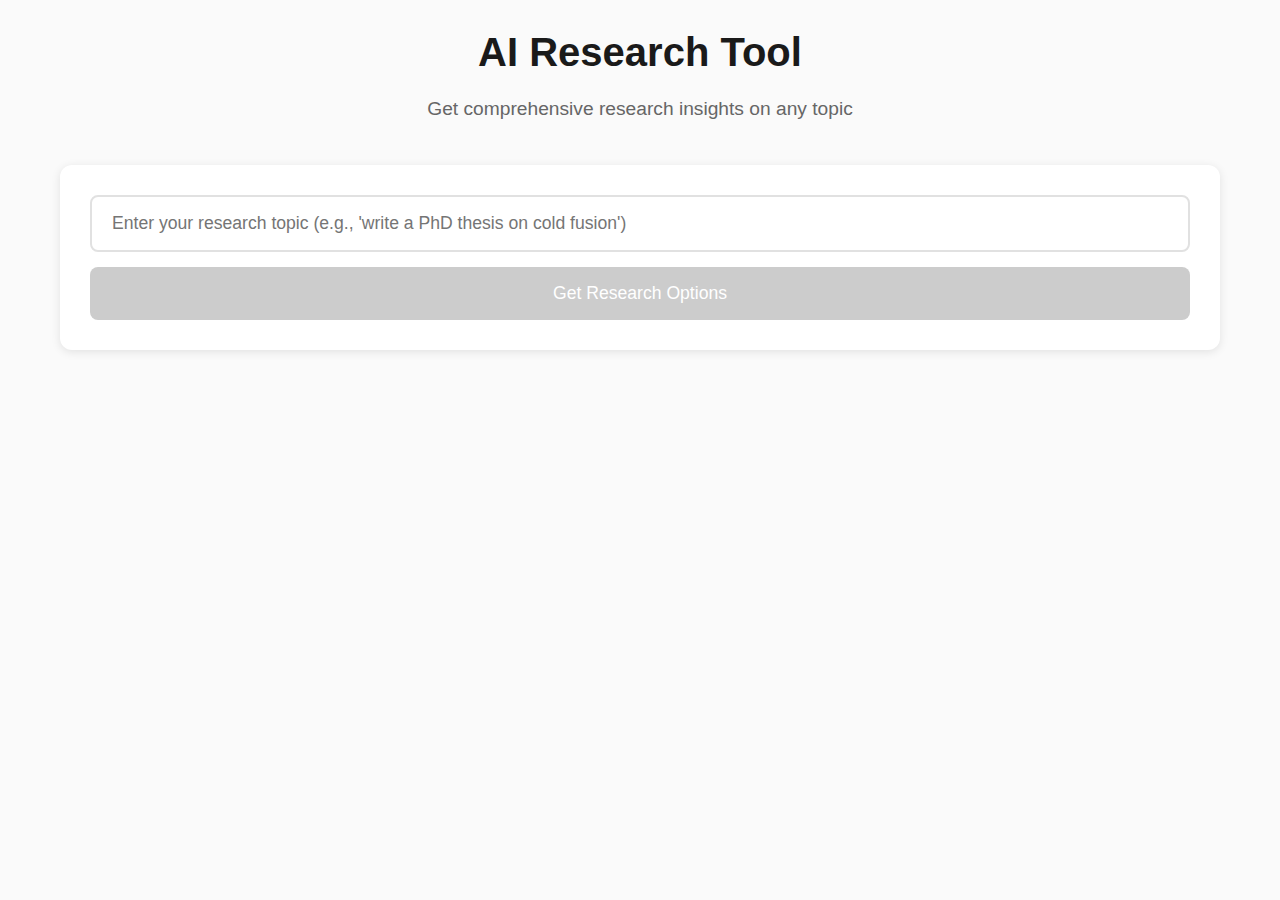
<file: frontend/index.html>
<!DOCTYPE html>
<html lang="en">
<head>
    <meta charset="UTF-8">
    <meta name="viewport" content="width=device-width, initial-scale=1.0">
    <title>AI Research Tool</title>
    <style>
        * {
            margin: 0;
            padding: 0;
            box-sizing: border-box;
        }

        body {
            font-family: -apple-system, BlinkMacSystemFont, 'Segoe UI', Roboto, 'Helvetica Neue', Arial, sans-serif;
            line-height: 1.6;
            color: #333;
            background-color: #fafafa;
        }

        .container {
            max-width: 1200px;
            margin: 0 auto;
            padding: 20px;
        }

        .header {
            text-align: center;
            margin-bottom: 40px;
        }

        .header h1 {
            font-size: 2.5rem;
            font-weight: 600;
            margin-bottom: 10px;
            color: #1a1a1a;
        }

        .header p {
            font-size: 1.2rem;
            color: #666;
        }

        .search-section {
            background: white;
            border-radius: 12px;
            box-shadow: 0 2px 10px rgba(0,0,0,0.1);
            padding: 30px;
            margin-bottom: 40px;
        }

        .search-input {
            width: 100%;
            padding: 16px 20px;
            font-size: 1.1rem;
            border: 2px solid #e1e1e1;
            border-radius: 8px;
            outline: none;
            transition: border-color 0.3s;
        }

        .search-input:focus {
            border-color: #007bff;
        }

        .search-button {
            width: 100%;
            margin-top: 15px;
            padding: 16px;
            background: #007bff;
            color: white;
            border: none;
            border-radius: 8px;
            font-size: 1.1rem;
            font-weight: 500;
            cursor: pointer;
            transition: background-color 0.3s;
        }

        .search-button:hover {
            background: #0056b3;
        }

        .search-button:disabled {
            background: #ccc;
            cursor: not-allowed;
        }

        .tiers-section {
            display: none;
            margin-bottom: 40px;
        }

        .tiers-grid {
            display: grid;
            grid-template-columns: repeat(auto-fit, minmax(300px, 1fr));
            gap: 20px;
            margin-bottom: 20px;
        }

        .tier-card {
            background: white;
            border-radius: 12px;
            box-shadow: 0 2px 10px rgba(0,0,0,0.1);
            padding: 25px;
            cursor: pointer;
            transition: all 0.3s;
            border: 2px solid transparent;
        }

        .tier-card:hover {
            transform: translateY(-2px);
            box-shadow: 0 4px 20px rgba(0,0,0,0.15);
        }

        .tier-card.selected {
            border-color: #007bff;
            background: #f8f9ff;
        }

        .tier-card h3 {
            font-size: 1.5rem;
            margin-bottom: 10px;
            color: #1a1a1a;
        }

        .tier-price {
            font-size: 2rem;
            font-weight: bold;
            color: #007bff;
            margin-bottom: 10px;
        }

        .tier-description {
            color: #666;
            margin-bottom: 15px;
        }

        .tier-features {
            list-style: none;
        }

        .tier-features li {
            padding: 5px 0;
            color: #555;
        }

        .tier-features li:before {
            content: "✓ ";
            color: #28a745;
            font-weight: bold;
        }

        .purchase-button {
            width: 200px;
            margin: 20px auto;
            display: block;
            padding: 16px;
            background: #28a745;
            color: white;
            border: none;
            border-radius: 8px;
            font-size: 1.1rem;
            font-weight: 500;
            cursor: pointer;
            transition: background-color 0.3s;
        }

        .purchase-button:hover {
            background: #218838;
        }

        .purchase-button:disabled {
            background: #ccc;
            cursor: not-allowed;
        }

        .packet-section {
            display: none;
        }

        .packet-container {
            background: white;
            border-radius: 12px;
            box-shadow: 0 2px 10px rgba(0,0,0,0.1);
            padding: 30px;
        }

        .packet-header {
            margin-bottom: 30px;
            padding-bottom: 20px;
            border-bottom: 2px solid #eee;
        }

        .packet-title {
            font-size: 1.8rem;
            color: #1a1a1a;
            margin-bottom: 10px;
        }

        .packet-meta {
            color: #666;
            font-size: 0.95rem;
        }

        .packet-summary {
            margin-bottom: 30px;
        }

        .packet-summary h3 {
            font-size: 1.3rem;
            margin-bottom: 15px;
            color: #1a1a1a;
        }

        .packet-outline, .packet-insights {
            margin-bottom: 30px;
        }

        .packet-outline h3, .packet-insights h3 {
            font-size: 1.3rem;
            margin-bottom: 15px;
            color: #1a1a1a;
        }

        .packet-outline pre, .packet-insights pre {
            white-space: pre-wrap;
            font-family: inherit;
            background: #f8f9fa;
            padding: 20px;
            border-radius: 8px;
            border-left: 4px solid #007bff;
        }

        .sources-section h3 {
            font-size: 1.3rem;
            margin-bottom: 20px;
            color: #1a1a1a;
        }

        .sources-grid {
            display: grid;
            gap: 15px;
        }

        .source-card {
            background: #f8f9fa;
            border: 1px solid #e1e1e1;
            border-radius: 8px;
            padding: 20px;
            position: relative;
        }

        .source-header {
            display: flex;
            justify-content: between;
            align-items: flex-start;
            margin-bottom: 10px;
        }

        .source-title {
            font-weight: 600;
            color: #1a1a1a;
            margin-bottom: 5px;
            flex-grow: 1;
        }

        .source-domain {
            font-size: 0.9rem;
            color: #666;
            margin-bottom: 10px;
        }

        .source-excerpt {
            color: #555;
            line-height: 1.5;
            margin-bottom: 15px;
        }

        .unlock-button {
            background: #ffc107;
            color: #000;
            border: none;
            padding: 8px 16px;
            border-radius: 6px;
            font-size: 0.9rem;
            font-weight: 500;
            cursor: pointer;
            transition: background-color 0.3s;
        }

        .unlock-button:hover {
            background: #e0a800;
        }

        .loading {
            text-align: center;
            padding: 40px;
        }

        .spinner {
            border: 3px solid #f3f3f3;
            border-top: 3px solid #007bff;
            border-radius: 50%;
            width: 30px;
            height: 30px;
            animation: spin 1s linear infinite;
            margin: 0 auto 15px;
        }

        @keyframes spin {
            0% { transform: rotate(0deg); }
            100% { transform: rotate(360deg); }
        }

        .error {
            background: #f8d7da;
            color: #721c24;
            padding: 15px;
            border-radius: 8px;
            border: 1px solid #f5c6cb;
            margin: 20px 0;
        }

        .success {
            background: #d4edda;
            color: #155724;
            padding: 15px;
            border-radius: 8px;
            border: 1px solid #c3e6cb;
            margin: 20px 0;
        }

        /* Modal Styles */
        .modal {
            display: none;
            position: fixed;
            z-index: 1000;
            left: 0;
            top: 0;
            width: 100%;
            height: 100%;
            background-color: rgba(0,0,0,0.5);
            animation: fadeIn 0.3s;
        }

        .modal-content {
            background-color: white;
            margin: 10% auto;
            padding: 0;
            border-radius: 12px;
            box-shadow: 0 10px 30px rgba(0,0,0,0.3);
            width: 90%;
            max-width: 450px;
            animation: slideIn 0.3s;
        }

        @keyframes fadeIn {
            from { opacity: 0; }
            to { opacity: 1; }
        }

        @keyframes slideIn {
            from { transform: translateY(-50px); opacity: 0; }
            to { transform: translateY(0); opacity: 1; }
        }

        .modal-header {
            background: linear-gradient(135deg, #667eea 0%, #764ba2 100%);
            color: white;
            padding: 20px;
            border-radius: 12px 12px 0 0;
            text-align: center;
        }

        .modal-header h3 {
            margin: 0;
            font-size: 1.3rem;
            font-weight: 600;
        }

        .modal-body {
            padding: 25px;
        }

        .wallet-balance {
            background: #f8f9fa;
            border-radius: 8px;
            padding: 20px;
            margin-bottom: 20px;
            text-align: center;
        }

        .balance-label {
            color: #666;
            font-size: 0.9rem;
            margin-bottom: 5px;
        }

        .balance-amount {
            font-size: 2rem;
            font-weight: bold;
            color: #28a745;
        }

        .transaction-details {
            background: #fff;
            border: 1px solid #e1e1e1;
            border-radius: 8px;
            padding: 20px;
            margin-bottom: 20px;
        }

        .transaction-row {
            display: flex;
            justify-content: space-between;
            margin-bottom: 10px;
        }

        .transaction-row:last-child {
            margin-bottom: 0;
            padding-top: 10px;
            border-top: 1px solid #eee;
            font-weight: bold;
        }

        .modal-actions {
            display: flex;
            gap: 10px;
        }

        .modal-button {
            flex: 1;
            padding: 12px;
            border: none;
            border-radius: 6px;
            font-size: 1rem;
            font-weight: 500;
            cursor: pointer;
            transition: all 0.3s;
        }

        .modal-button.primary {
            background: #28a745;
            color: white;
        }

        .modal-button.primary:hover {
            background: #218838;
        }

        .modal-button.secondary {
            background: #6c757d;
            color: white;
        }

        .modal-button.secondary:hover {
            background: #545b62;
        }

        .modal-footer {
            text-align: center;
            padding: 15px;
            color: #666;
            font-size: 0.8rem;
            border-top: 1px solid #eee;
        }

        .close {
            color: rgba(255,255,255,0.8);
            float: right;
            font-size: 28px;
            font-weight: bold;
            cursor: pointer;
            line-height: 1;
        }

        .close:hover {
            color: white;
        }

        @media (max-width: 768px) {
            .container {
                padding: 15px;
            }
            
            .header h1 {
                font-size: 2rem;
            }
            
            .tiers-grid {
                grid-template-columns: 1fr;
            }

            .modal-content {
                margin: 5% auto;
                width: 95%;
            }
        }

        /* Authentication Modal Styles */
        .auth-modal {
            max-width: 400px;
            padding: 30px;
        }

        .auth-modal h2 {
            text-align: center;
            color: #1a365d;
            margin-bottom: 10px;
        }

        .auth-modal p {
            text-align: center;
            color: #4a5568;
            margin-bottom: 25px;
        }

        .auth-form input {
            width: 100%;
            padding: 12px;
            border: 1px solid #e2e8f0;
            border-radius: 6px;
            margin-bottom: 15px;
            font-size: 16px;
            box-sizing: border-box;
        }

        .auth-form input:focus {
            outline: none;
            border-color: #3182ce;
            box-shadow: 0 0 0 3px rgba(49, 130, 206, 0.1);
        }

        .auth-btn {
            width: 100%;
            padding: 12px;
            border: none;
            border-radius: 6px;
            font-size: 16px;
            font-weight: 600;
            cursor: pointer;
            margin-bottom: 10px;
            transition: background-color 0.2s;
        }

        .auth-btn.primary {
            background: #3182ce;
            color: white;
        }

        .auth-btn.primary:hover {
            background: #2c5aa0;
        }

        .auth-btn.secondary {
            background: #718096;
            color: white;
        }

        .auth-btn.secondary:hover {
            background: #4a5568;
        }

        .auth-toggle {
            text-align: center;
            margin-top: 15px;
        }

        .auth-toggle a {
            color: #3182ce;
            text-decoration: none;
            font-size: 14px;
        }

        .auth-toggle a:hover {
            text-decoration: underline;
        }

        /* Multi-protocol licensing styles */
        .licensing-info {
            margin-top: 8px;
        }

        .protocol-badge {
            display: inline-block;
            padding: 4px 8px;
            font-size: 0.8rem;
            border-radius: 6px;
            font-weight: 500;
            color: white;
            text-shadow: 0 1px 1px rgba(0,0,0,0.2);
        }

        .protocol-rsl {
            background: linear-gradient(135deg, #6366f1 0%, #4f46e5 100%);
            border: 1px solid #4338ca;
        }

        .protocol-tollbit {
            background: linear-gradient(135deg, #f59e0b 0%, #d97706 100%);
            border: 1px solid #b45309;
        }

        .protocol-cloudflare {
            background: linear-gradient(135deg, #0ea5e9 0%, #0284c7 100%);
            border: 1px solid #0369a1;
        }

        .pricing-breakdown {
            margin-top: 12px;
            padding: 12px;
            background: #f8f9fa;
            border-radius: 6px;
            border-left: 3px solid #007bff;
            font-size: 0.9rem;
        }

        .pricing-item {
            display: flex;
            justify-content: space-between;
            margin-bottom: 6px;
        }

        .pricing-label {
            color: #666;
        }

        .pricing-value {
            font-weight: 500;
            color: #333;
        }

        .pricing-divider {
            height: 1px;
            background: #dee2e6;
            margin: 8px 0;
        }

        .pricing-total {
            display: flex;
            justify-content: space-between;
            font-weight: 600;
            color: #1a1a1a;
            border-top: 1px solid #dee2e6;
            padding-top: 6px;
        }

        .pricing-total .pricing-value {
            color: #007bff;
        }
    </style>
</head>
<body>
    <div class="container">
        <div class="header">
            <h1>AI Research Tool</h1>
            <p>Get comprehensive research insights on any topic</p>
        </div>

        <div class="search-section">
            <input 
                type="text" 
                id="queryInput" 
                class="search-input" 
                placeholder="Enter your research topic (e.g., 'write a PhD thesis on cold fusion')"
            />
            <button id="searchButton" class="search-button">Get Research Options</button>
        </div>

        <div id="tiersSection" class="tiers-section">
            <div id="tiersGrid" class="tiers-grid">
                <!-- Tier cards will be populated here -->
            </div>
            <button id="purchaseButton" class="purchase-button" disabled>Pay Now</button>
        </div>

        <div id="loadingSection" class="loading" style="display: none;">
            <div class="spinner"></div>
            <p>Generating your research packet...</p>
        </div>

        <div id="packetSection" class="packet-section">
            <div class="packet-container">
                <div class="packet-header">
                    <h2 id="packetTitle" class="packet-title"></h2>
                    <div id="packetMeta" class="packet-meta"></div>
                </div>

                <div class="packet-summary">
                    <h3>Summary</h3>
                    <div id="packetSummaryContent"></div>
                </div>

                <div id="packetOutlineSection" class="packet-outline" style="display: none;">
                    <h3>Research Outline</h3>
                    <pre id="packetOutlineContent"></pre>
                </div>

                <div id="packetInsightsSection" class="packet-insights" style="display: none;">
                    <h3>Strategic Insights</h3>
                    <pre id="packetInsightsContent"></pre>
                </div>

                <div class="sources-section">
                    <h3 id="sourcesTitle">Research Sources</h3>
                    <div id="sourcesGrid" class="sources-grid">
                        <!-- Source cards will be populated here -->
                    </div>
                </div>
            </div>
        </div>
    </div>

    <!-- LedeWire Wallet Modal -->
    <div id="walletModal" class="modal">
        <div class="modal-content">
            <div class="modal-header">
                <span class="close">&times;</span>
                <h3>LedeWire Wallet</h3>
            </div>
            <div class="modal-body">
                <div class="wallet-balance">
                    <div class="balance-label">Available Balance</div>
                    <div class="balance-amount" id="walletBalance">$100.00</div>
                </div>
                
                <div class="transaction-details">
                    <div class="transaction-row">
                        <span id="transactionItem">Research Package</span>
                        <span id="transactionAmount">$0.00</span>
                    </div>
                    <div class="transaction-row">
                        <span>Total</span>
                        <span id="transactionTotal">$0.00</span>
                    </div>
                </div>

                <div class="modal-actions">
                    <button class="modal-button secondary" id="cancelPayment">Cancel</button>
                    <button class="modal-button primary" id="confirmPayment">Confirm Payment</button>
                </div>
            </div>
            <div class="modal-footer">
                Powered by LedeWire
            </div>
        </div>
    </div>

    <script src="app.js"></script>
</body>
</html>
</file>
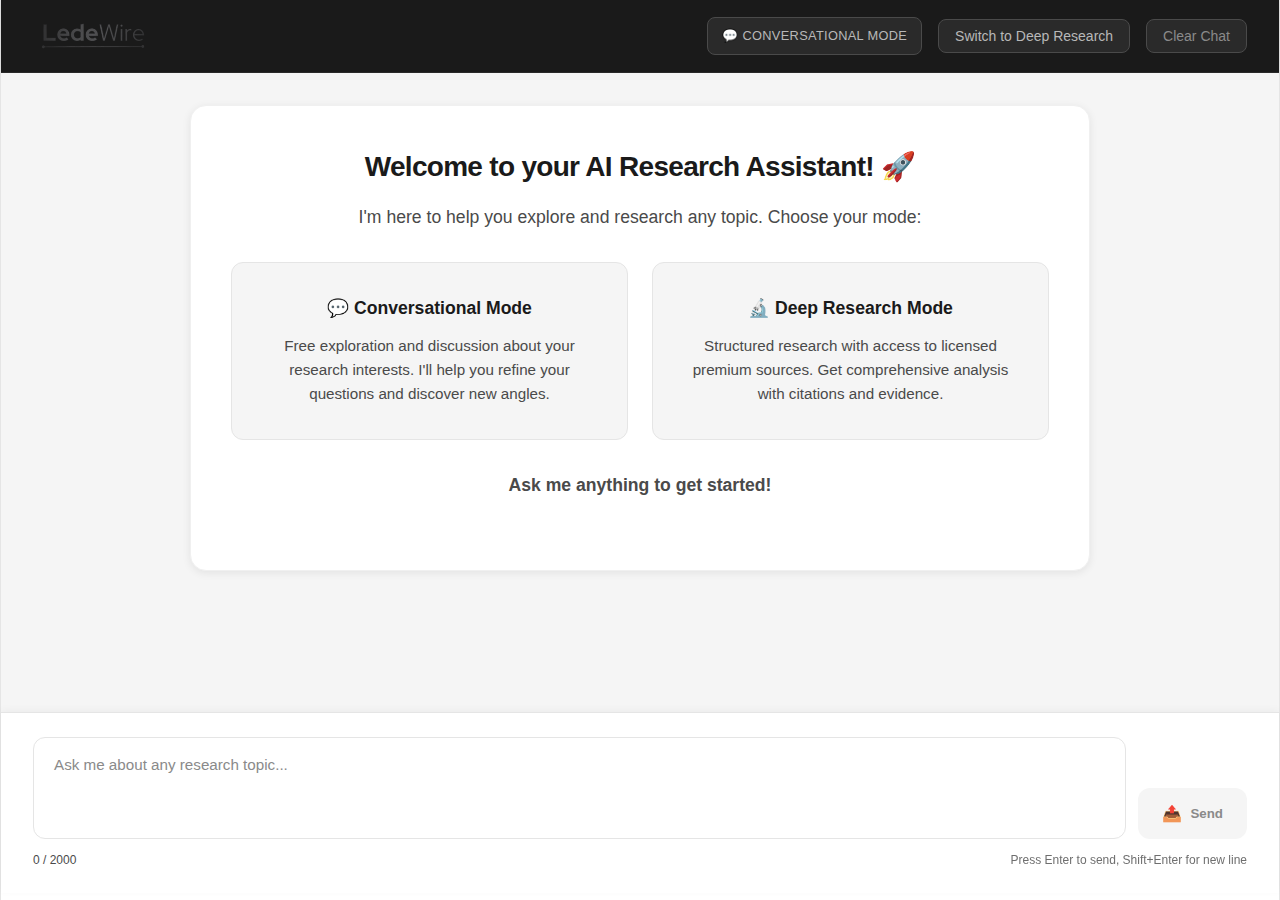
<file: frontend/chat.html>
<!DOCTYPE html>
<html lang="en">
<head>
    <meta charset="UTF-8">
    <meta name="viewport" content="width=device-width, initial-scale=1.0">
    <title>AI Research Assistant</title>
    <link rel="stylesheet" href="chat-style.css">
</head>
<body>
    <div class="app-container">
        <!-- Header -->
        <header class="app-header">
            <div class="header-content">
                <div class="logo-section">
                    <img src="ledewire-logo.png" alt="LedeWire" class="logo-image">
                </div>
                <div class="header-controls">
                    <div class="mode-indicator conversation-mode">💬 Conversational Mode</div>
                    <button id="modeToggle" class="mode-toggle">Switch to Deep Research</button>
                    <button id="clearButton" class="clear-btn">Clear Chat</button>
                </div>
            </div>
        </header>

        <!-- Chat Container -->
        <div class="chat-container">
            <div class="messages-container" id="messagesContainer">
                <div class="welcome-message">
                    <div class="welcome-content">
                        <h2>Welcome to your AI Research Assistant! 🚀</h2>
                        <p>I'm here to help you explore and research any topic. Choose your mode:</p>
                        <div class="mode-explanation">
                            <div class="mode-card">
                                <h3>💬 Conversational Mode</h3>
                                <p>Free exploration and discussion about your research interests. I'll help you refine your questions and discover new angles.</p>
                            </div>
                            <div class="mode-card">
                                <h3>🔬 Deep Research Mode</h3>
                                <p>Structured research with access to licensed premium sources. Get comprehensive analysis with citations and evidence.</p>
                            </div>
                        </div>
                        <p><strong>Ask me anything to get started!</strong></p>
                    </div>
                </div>
            </div>
            
            <!-- Chat Input -->
            <div class="chat-input-container">
                <div class="input-wrapper">
                    <textarea 
                        id="chatInput" 
                        placeholder="Ask me about any research topic..."
                        rows="3"
                        maxlength="2000"
                    ></textarea>
                    <button id="sendButton" class="send-button" disabled>
                        <span class="send-icon">📤</span>
                        Send
                    </button>
                </div>
                <div class="input-footer">
                    <span class="character-count">0 / 2000</span>
                    <span class="tip">Press Enter to send, Shift+Enter for new line</span>
                </div>
            </div>
        </div>
    </div>

    <script src="chat-app.js"></script>
</body>
</html>
</file>
<file: frontend/chat-style.css>
:root {
    /* LedeWire Design System - Linear Inspired */
    --charcoal: #1a1a1a;
    --dark-grey: #2a2a2a;
    --medium-grey: #4a4a4a;
    --light-grey: #8a8a8a;
    --silver: #b8b8b8;
    --pale-grey: #f5f5f5;
    --pure-white: #ffffff;
    --ledewire-yellow: #fbbf24;
    --yellow-hover: #f59e0b;
    --yellow-light: #fef3c7;
    
    /* Semantic Colors */
    --primary-color: var(--ledewire-yellow);
    --primary-dark: var(--yellow-hover);
    --accent-color: var(--ledewire-yellow);
    --text-primary: var(--charcoal);
    --text-secondary: var(--medium-grey);
    --text-muted: var(--light-grey);
    --border-color: #e5e5e5;
    --border-light: #f0f0f0;
    --bg-primary: var(--pure-white);
    --bg-secondary: var(--pale-grey);
    --bg-dark: var(--charcoal);
    --bg-card: var(--pure-white);
    
    /* Linear-inspired Shadows */
    --shadow-sm: 0 1px 2px 0 rgb(0 0 0 / 0.03);
    --shadow-md: 0 2px 8px 0 rgb(0 0 0 / 0.08);
    --shadow-lg: 0 8px 24px 0 rgb(0 0 0 / 0.12);
    --shadow-yellow: 0 4px 12px 0 rgb(251 191 36 / 0.15);
    
    /* Border Radius - Linear Style */
    --radius: 8px;
    --radius-lg: 12px;
    --radius-xl: 16px;
    
    /* Typography */
    --font-weight-normal: 400;
    --font-weight-medium: 500;
    --font-weight-semibold: 600;
    --font-weight-bold: 700;
    
    /* Status Colors */
    --success-color: #10b981;
    --error-color: #ef4444;
    --warning-color: #f59e0b;
}

* {
    margin: 0;
    padding: 0;
    box-sizing: border-box;
}

body {
    font-family: -apple-system, BlinkMacSystemFont, 'Segoe UI', 'Inter', 'Roboto', 'Oxygen',
                'Ubuntu', 'Cantarell', 'Fira Sans', 'Droid Sans', 'Helvetica Neue',
                sans-serif;
    color: var(--text-primary);
    background: var(--bg-secondary);
    min-height: 100vh;
    font-weight: var(--font-weight-normal);
    line-height: 1.5;
    -webkit-font-smoothing: antialiased;
    -moz-osx-font-smoothing: grayscale;
}

.app-container {
    max-width: 1400px;
    margin: 0 auto;
    height: 100vh;
    display: flex;
    flex-direction: column;
    background: var(--bg-primary);
    box-shadow: var(--shadow-lg);
    border-left: 1px solid var(--border-color);
    border-right: 1px solid var(--border-color);
}

/* Header Styles - Linear Inspired */
.app-header {
    background: var(--bg-dark);
    border-bottom: 1px solid var(--dark-grey);
    padding: 1rem 2rem;
    box-shadow: var(--shadow-md);
}

.header-content {
    display: flex;
    justify-content: space-between;
    align-items: center;
    flex-wrap: wrap;
    gap: 1.5rem;
}

.logo-section {
    display: flex;
    align-items: center;
    gap: 0.75rem;
}

.logo-image {
    height: 40px;
    width: auto;
    filter: brightness(1.1);
}

.app-header h1 {
    font-size: 1.25rem;
    color: var(--silver);
    font-weight: var(--font-weight-semibold);
    margin: 0;
    letter-spacing: -0.025em;
}

.header-controls {
    display: flex;
    align-items: center;
    gap: 1rem;
    flex-wrap: wrap;
}

.mode-indicator {
    padding: 0.5rem 0.875rem;
    border-radius: var(--radius);
    font-weight: var(--font-weight-medium);
    font-size: 0.8rem;
    border: 1px solid;
    letter-spacing: 0.025em;
    text-transform: uppercase;
}

.conversation-mode {
    background: var(--dark-grey);
    color: var(--silver);
    border-color: var(--medium-grey);
}

.research-mode {
    background: var(--yellow-light);
    color: var(--charcoal);
    border-color: var(--ledewire-yellow);
}

.mode-toggle, .clear-btn {
    padding: 0.5rem 1rem;
    border: 1px solid var(--medium-grey);
    background: var(--dark-grey);
    color: var(--silver);
    border-radius: var(--radius);
    font-weight: var(--font-weight-medium);
    font-size: 0.875rem;
    cursor: pointer;
    transition: all 0.15s ease;
}

.mode-toggle:hover {
    background: var(--ledewire-yellow);
    color: var(--charcoal);
    border-color: var(--ledewire-yellow);
    box-shadow: var(--shadow-yellow);
}

.clear-btn {
    border-color: var(--medium-grey);
    color: var(--light-grey);
}

.clear-btn:hover {
    background: var(--medium-grey);
    color: var(--pure-white);
    border-color: var(--light-grey);
}

/* Chat Container - Linear Inspired */
.chat-container {
    display: flex;
    flex-direction: column;
    height: calc(100vh - 80px);
    background: var(--bg-secondary);
}

.messages-container {
    flex: 1;
    overflow-y: auto;
    padding: 2rem;
    scroll-behavior: smooth;
    
    /* Custom scrollbar styling */
    scrollbar-width: thin;
    scrollbar-color: var(--light-grey) var(--bg-secondary);
}

.messages-container::-webkit-scrollbar {
    width: 6px;
}

.messages-container::-webkit-scrollbar-track {
    background: var(--bg-secondary);
}

.messages-container::-webkit-scrollbar-thumb {
    background: var(--light-grey);
    border-radius: 3px;
}

.messages-container::-webkit-scrollbar-thumb:hover {
    background: var(--medium-grey);
}

/* Welcome Message - Linear Inspired */
.welcome-message {
    text-align: center;
    margin-bottom: 2rem;
}

.welcome-content {
    background: var(--bg-card);
    padding: 2.5rem;
    border-radius: var(--radius-xl);
    box-shadow: var(--shadow-md);
    max-width: 900px;
    margin: 0 auto;
    border: 1px solid var(--border-light);
}

.welcome-content h2 {
    color: var(--text-primary);
    margin-bottom: 1rem;
    font-size: 1.75rem;
    font-weight: var(--font-weight-bold);
    letter-spacing: -0.025em;
}

.welcome-content > p {
    color: var(--text-secondary);
    font-size: 1.1rem;
    margin-bottom: 2rem;
}

.mode-explanation {
    display: grid;
    grid-template-columns: repeat(auto-fit, minmax(320px, 1fr));
    gap: 1.5rem;
    margin: 2rem 0;
}

.mode-card {
    background: var(--bg-secondary);
    padding: 2rem;
    border-radius: var(--radius-lg);
    border: 1px solid var(--border-color);
    transition: all 0.2s ease;
}

.mode-card:hover {
    border-color: var(--ledewire-yellow);
    box-shadow: var(--shadow-yellow);
    transform: translateY(-2px);
}

.mode-card h3 {
    margin-bottom: 0.75rem;
    color: var(--text-primary);
    font-weight: var(--font-weight-semibold);
    font-size: 1.1rem;
}

.mode-card p {
    color: var(--text-secondary);
    line-height: 1.6;
    font-size: 0.95rem;
}

/* Message Styles - Linear Inspired */
.message {
    display: flex;
    margin-bottom: 1.5rem;
    max-width: 85%;
    animation: messageSlideIn 0.3s ease-out;
}

@keyframes messageSlideIn {
    from {
        opacity: 0;
        transform: translateY(10px);
    }
    to {
        opacity: 1;
        transform: translateY(0);
    }
}

.user-message {
    align-self: flex-end;
    margin-left: auto;
    flex-direction: row-reverse;
}

.assistant-message {
    align-self: flex-start;
}

.message-avatar {
    width: 36px;
    height: 36px;
    border-radius: 50%;
    background: var(--medium-grey);
    display: flex;
    align-items: center;
    justify-content: center;
    font-size: 1rem;
    margin: 0 0.75rem;
    flex-shrink: 0;
    box-shadow: var(--shadow-sm);
}

.user-message .message-avatar {
    background: var(--ledewire-yellow);
    color: var(--charcoal);
}

.assistant-message .message-avatar {
    background: var(--charcoal);
    color: var(--pure-white);
}

.message-content {
    background: var(--bg-card);
    padding: 1rem 1.25rem;
    border-radius: var(--radius-lg);
    box-shadow: var(--shadow-sm);
    max-width: 100%;
    border: 1px solid var(--border-light);
}

.user-message .message-content {
    background: var(--ledewire-yellow);
    color: var(--charcoal);
    border-color: var(--yellow-hover);
}

.message-text {
    line-height: 1.6;
    word-wrap: break-word;
    font-size: 0.95rem;
}

.message-text strong {
    font-weight: var(--font-weight-semibold);
}

.message-text em {
    font-style: italic;
}

.message-text code {
    background: var(--bg-secondary);
    padding: 0.125rem 0.25rem;
    border-radius: 4px;
    font-size: 0.85rem;
    font-family: 'SF Mono', 'Monaco', 'Cascadia Code', 'Roboto Mono', monospace;
}

.message-time {
    font-size: 0.75rem;
    color: var(--text-muted);
    margin-top: 0.5rem;
    opacity: 0.8;
    font-weight: var(--font-weight-medium);
}

.user-message .message-time {
    color: var(--charcoal);
    opacity: 0.7;
}

.system-message {
    text-align: center;
    margin: 1rem 0;
}

.system-message .message-text {
    background: var(--bg-card);
    color: var(--text-secondary);
    padding: 0.75rem 1rem;
    border-radius: var(--radius);
    display: inline-block;
    font-size: 0.875rem;
    border: 1px solid var(--border-color);
    box-shadow: var(--shadow-sm);
    font-weight: var(--font-weight-medium);
}

/* Typing Indicator */
.typing-indicator .message-content {
    padding: 1rem 1.25rem 0.5rem;
}

.typing-dots {
    display: flex;
    gap: 0.25rem;
    align-items: center;
    height: 1rem;
}

.typing-dots span {
    width: 0.5rem;
    height: 0.5rem;
    background: var(--text-secondary);
    border-radius: 50%;
    animation: typing 1.4s infinite both;
}

.typing-dots span:nth-child(1) { animation-delay: -0.32s; }
.typing-dots span:nth-child(2) { animation-delay: -0.16s; }
.typing-dots span:nth-child(3) { animation-delay: 0s; }

@keyframes typing {
    0%, 80%, 100% { 
        transform: scale(0);
        opacity: 0.5;
    }
    40% { 
        transform: scale(1);
        opacity: 1;
    }
}

/* Research Results - Linear Inspired */
.research-results {
    background: var(--bg-card);
    border: 1px solid var(--border-color);
    border-radius: var(--radius-xl);
    margin: 1.5rem 0;
    overflow: hidden;
    box-shadow: var(--shadow-md);
    animation: messageSlideIn 0.4s ease-out;
}

.research-header {
    background: linear-gradient(135deg, var(--charcoal), var(--dark-grey));
    color: var(--pure-white);
    padding: 1.5rem;
    text-align: center;
}

.research-header h3 {
    margin-bottom: 0.5rem;
    font-size: 1.25rem;
    font-weight: var(--font-weight-semibold);
}

.research-header p {
    color: var(--silver);
    font-size: 0.95rem;
}

.licensing-summary {
    background: var(--yellow-light);
    padding: 1.5rem;
    border-bottom: 1px solid var(--border-color);
    text-align: center;
}

.licensing-summary h4 {
    color: var(--charcoal);
    margin-bottom: 0.75rem;
    font-weight: var(--font-weight-semibold);
}

.purchase-btn {
    background: var(--ledewire-yellow);
    color: var(--charcoal);
    border: none;
    padding: 0.75rem 1.5rem;
    border-radius: var(--radius);
    font-weight: var(--font-weight-semibold);
    cursor: pointer;
    margin-top: 0.75rem;
    transition: all 0.15s ease;
    box-shadow: var(--shadow-sm);
    font-size: 0.9rem;
}

.purchase-btn:hover {
    background: var(--yellow-hover);
    transform: translateY(-1px);
    box-shadow: var(--shadow-yellow);
}

.sources-preview {
    padding: 1.5rem;
}

/* Research Tiers Section */
.research-tiers-section {
    background: var(--bg-card);
    padding: 1.5rem;
    border-bottom: 1px solid var(--border-color);
}

.research-tiers-section h4 {
    color: var(--text-primary);
    margin-bottom: 0.5rem;
    font-weight: var(--font-weight-semibold);
    font-size: 1.1rem;
}

.research-tiers-section p {
    color: var(--text-secondary);
    margin-bottom: 1.5rem;
    font-size: 0.95rem;
}

.tiers-grid {
    display: grid;
    grid-template-columns: repeat(auto-fit, minmax(250px, 1fr));
    gap: 1rem;
    margin-bottom: 1rem;
}

.tier-card {
    background: var(--bg-card);
    border: 2px solid var(--border-light);
    border-radius: var(--radius-lg);
    padding: 1.5rem;
    cursor: pointer;
    transition: all 0.2s ease;
    text-align: center;
    position: relative;
    overflow: hidden;
    min-height: 140px;
    display: flex;
    flex-direction: column;
    justify-content: center;
    align-items: center;
}

.tier-card:hover {
    border-color: var(--ledewire-yellow);
    transform: translateY(-2px);
    box-shadow: var(--shadow-md);
}

.tier-card.selected {
    border-color: var(--ledewire-yellow);
    box-shadow: var(--shadow-yellow);
    background: var(--yellow-light);
}

.tier-card.selected::after {
    content: "✓";
    position: absolute;
    top: 0.75rem;
    right: 0.75rem;
    background: var(--ledewire-yellow);
    color: var(--charcoal);
    width: 1.5rem;
    height: 1.5rem;
    border-radius: 50%;
    display: flex;
    align-items: center;
    justify-content: center;
    font-weight: var(--font-weight-bold);
    font-size: 0.75rem;
}

.tier-title {
    color: var(--text-primary);
    margin-bottom: 0.5rem;
    font-weight: var(--font-weight-semibold);
    font-size: 1rem;
    opacity: 0.8;
}

.tier-price {
    font-size: 2.2rem;
    font-weight: var(--font-weight-bold);
    color: var(--ledewire-yellow);
    margin-bottom: 0.5rem;
    line-height: 1;
}

.tier-value {
    color: var(--text-primary);
    font-size: 1.1rem;
    font-weight: var(--font-weight-medium);
    line-height: 1.2;
    margin-top: 0.25rem;
}

.tier-description-compelling {
    color: var(--text-secondary);
    font-size: 0.9rem;
    font-style: italic;
    line-height: 1.3;
    margin-top: 0.5rem;
    opacity: 0.85;
}

/* Current Query Summary */
.current-query-summary {
    background: var(--pale-grey);
    padding: 1.25rem;
    border-bottom: 1px solid var(--border-color);
    text-align: center;
}

.current-query-summary h4 {
    color: var(--text-primary);
    margin-bottom: 0.75rem;
    font-weight: var(--font-weight-semibold);
}

.source-card {
    background: var(--bg-card);
    border: 1px solid var(--border-light);
    border-radius: var(--radius-lg);
    padding: 1.25rem;
    margin-bottom: 1rem;
    transition: all 0.15s ease;
}

.source-card:hover {
    transform: translateY(-2px);
    box-shadow: var(--shadow-md);
    border-color: var(--ledewire-yellow);
}

.source-card:last-child {
    margin-bottom: 0;
}

.source-header {
    display: flex;
    justify-content: space-between;
    align-items: flex-start;
    margin-bottom: 0.75rem;
}

.source-badges {
    display: flex;
    gap: 0.5rem;
    align-items: center;
    flex-shrink: 0;
}

.source-cost {
    background: var(--accent-color);
    color: white;
    padding: 0.25rem 0.5rem;
    border-radius: var(--radius);
    font-size: 0.75rem;
    font-weight: 600;
}

.cost-breakdown {
    font-size: 1.1rem;
    margin-bottom: 0.5rem;
}

.protocol-breakdown {
    font-size: 0.875rem;
    color: var(--text-secondary);
    margin-bottom: 0.5rem;
}

.protocol-cost {
    font-weight: 500;
}

.source-count, .more-sources {
    font-size: 0.875rem;
    color: var(--text-secondary);
    margin-bottom: 0.5rem;
}

.source-quality {
    font-size: 0.875rem;
    font-weight: 500;
}

.source-header h4 {
    color: var(--text-primary);
    font-size: 1rem;
    line-height: 1.4;
    flex: 1;
    margin-right: 1rem;
    font-weight: var(--font-weight-semibold);
}

.license-badge {
    background: var(--charcoal);
    color: var(--pure-white);
    padding: 0.25rem 0.5rem;
    border-radius: var(--radius);
    font-size: 0.75rem;
    font-weight: var(--font-weight-medium);
    white-space: nowrap;
    letter-spacing: 0.025em;
}

.source-excerpt {
    color: var(--text-secondary);
    line-height: 1.5;
    margin-bottom: 0.75rem;
}

.source-meta {
    display: flex;
    justify-content: space-between;
    align-items: center;
    font-size: 0.875rem;
    color: var(--text-secondary);
}

.source-domain {
    font-weight: 500;
}

/* Chat Input - Linear Inspired */
.chat-input-container {
    background: var(--bg-card);
    border-top: 1px solid var(--border-color);
    padding: 1.5rem 2rem;
    box-shadow: 0 -2px 8px 0 rgb(0 0 0 / 0.04);
}

.input-wrapper {
    display: flex;
    gap: 0.75rem;
    align-items: flex-end;
    margin-bottom: 0.75rem;
}

#chatInput {
    flex: 1;
    border: 1px solid var(--border-color);
    border-radius: var(--radius-lg);
    padding: 1rem 1.25rem;
    font-family: inherit;
    font-size: 0.95rem;
    line-height: 1.5;
    resize: none;
    min-height: 3rem;
    max-height: 8rem;
    transition: all 0.15s ease;
    background: var(--bg-primary);
    color: var(--text-primary);
}

#chatInput:focus {
    outline: none;
    border-color: var(--ledewire-yellow);
    box-shadow: 0 0 0 3px rgb(251 191 36 / 0.1);
}

#chatInput::placeholder {
    color: var(--text-muted);
    font-weight: var(--font-weight-normal);
}

.send-button {
    background: var(--ledewire-yellow);
    color: var(--charcoal);
    border: none;
    border-radius: var(--radius-lg);
    padding: 1rem 1.5rem;
    font-weight: var(--font-weight-semibold);
    cursor: pointer;
    display: flex;
    align-items: center;
    gap: 0.5rem;
    transition: all 0.15s ease;
    white-space: nowrap;
    box-shadow: var(--shadow-sm);
}

.send-button:hover:not(:disabled) {
    background: var(--yellow-hover);
    transform: translateY(-1px);
    box-shadow: var(--shadow-yellow);
}

.send-button:disabled {
    background: var(--bg-secondary);
    color: var(--text-muted);
    cursor: not-allowed;
    transform: none;
    box-shadow: none;
}

.send-icon {
    font-size: 1rem;
}

.input-footer {
    display: flex;
    justify-content: space-between;
    align-items: center;
    font-size: 0.75rem;
    color: var(--text-secondary);
}

.character-count {
    font-weight: 500;
}

.tip {
    opacity: 0.8;
}

/* Responsive Design */
@media (max-width: 768px) {
    .app-container {
        height: 100vh;
    }
    
    .app-header {
        padding: 1rem;
    }
    
    .header-content {
        flex-direction: column;
        align-items: stretch;
    }
    
    .header-controls {
        justify-content: space-between;
    }
    
    .mode-explanation {
        grid-template-columns: 1fr;
    }
    
    .message {
        max-width: 95%;
    }
    
    .messages-container {
        padding: 1rem;
    }
    
    .chat-input-container {
        padding: 1rem;
    }
    
    .input-wrapper {
        flex-direction: column;
        align-items: stretch;
    }
    
    .send-button {
        align-self: flex-end;
        margin-top: 0.5rem;
    }
    
    .input-footer {
        flex-direction: column;
        gap: 0.25rem;
        align-items: flex-start;
    }
}

@media (max-width: 480px) {
    .app-header h1 {
        font-size: 1.25rem;
    }
    
    .welcome-content {
        padding: 1.5rem;
    }
    
    .mode-card {
        padding: 1rem;
    }
    
    .message-content {
        padding: 0.75rem 1rem;
    }
}

/* LedeWire Modal System */
.modal {
    display: none;
    position: fixed;
    z-index: 1000;
    left: 0;
    top: 0;
    width: 100%;
    height: 100%;
    background-color: rgba(0, 0, 0, 0.5);
    backdrop-filter: blur(4px);
    animation: fadeIn 0.2s ease-out;
}

.modal-content {
    position: relative;
    background-color: var(--bg-card);
    margin: 5% auto;
    padding: 0;
    width: 90%;
    max-width: 480px;
    border-radius: var(--radius-xl);
    box-shadow: var(--shadow-lg);
    animation: slideIn 0.3s ease-out;
    overflow: hidden;
}

.close {
    position: absolute;
    top: 1rem;
    right: 1rem;
    color: var(--text-muted);
    font-size: 1.5rem;
    font-weight: bold;
    cursor: pointer;
    z-index: 10;
    width: 32px;
    height: 32px;
    display: flex;
    align-items: center;
    justify-content: center;
    border-radius: 50%;
    transition: all 0.2s ease;
}

.close:hover,
.close:focus {
    color: var(--text-primary);
    background-color: var(--border-light);
}

/* Authentication Modal */
.auth-modal {
    padding: 2rem;
}

.auth-modal h2 {
    font-size: 1.5rem;
    font-weight: var(--font-weight-semibold);
    color: var(--text-primary);
    margin-bottom: 0.5rem;
    text-align: left;
}

.auth-modal p {
    color: var(--text-secondary);
    margin-bottom: 2rem;
    font-size: 0.95rem;
    line-height: 1.5;
}

.auth-form {
    display: flex;
    flex-direction: column;
    gap: 1rem;
}

.auth-form input {
    width: 100%;
    padding: 0.875rem 1rem;
    border: 1px solid var(--border-color);
    border-radius: var(--radius);
    font-size: 0.95rem;
    transition: all 0.2s ease;
    background: var(--bg-card);
}

.auth-form input:focus {
    outline: none;
    border-color: #4285f4;
    box-shadow: 0 0 0 3px rgba(66, 133, 244, 0.1);
}

.auth-form input::placeholder {
    color: var(--text-muted);
}

.auth-btn {
    width: 100%;
    padding: 0.875rem 1rem;
    border: none;
    border-radius: var(--radius);
    font-size: 0.95rem;
    font-weight: var(--font-weight-medium);
    cursor: pointer;
    transition: all 0.2s ease;
    margin-top: 0.5rem;
}

.auth-btn.primary {
    background: #4285f4;
    color: white;
}

.auth-btn.primary:hover {
    background: #3367d6;
    transform: translateY(-1px);
}

.auth-btn.secondary {
    background: transparent;
    color: var(--text-secondary);
    border: 1px solid var(--border-color);
    display: none;
}

.auth-btn.secondary:hover {
    background: var(--border-light);
}

.auth-toggle {
    text-align: center;
    margin-top: 1rem;
}

.auth-toggle a {
    color: #4285f4;
    text-decoration: none;
    font-size: 0.9rem;
    transition: color 0.2s ease;
}

.auth-toggle a:hover {
    color: #3367d6;
    text-decoration: underline;
}

.auth-footer {
    text-align: center;
    margin-top: 2rem;
    padding-top: 1rem;
    border-top: 1px solid var(--border-light);
    color: var(--text-muted);
    font-size: 0.85rem;
}

/* Wallet Modal */
.wallet-modal {
    padding: 0;
    max-width: 420px;
}

.wallet-success-banner {
    background: linear-gradient(135deg, #d1fae5 0%, #a7f3d0 100%);
    color: #065f46;
    padding: 1rem 1.5rem;
    margin: 0;
    font-size: 0.9rem;
    font-weight: var(--font-weight-medium);
    border-bottom: 1px solid #a7f3d0;
}

.wallet-content {
    padding: 2rem 1.5rem;
}

.wallet-balance-section {
    margin-bottom: 2rem;
}

.balance-label {
    color: var(--text-muted);
    font-size: 0.9rem;
    text-transform: uppercase;
    letter-spacing: 0.5px;
    margin-bottom: 0.5rem;
    display: block;
}

.balance-amount {
    font-size: 2.5rem;
    font-weight: var(--font-weight-bold);
    color: var(--text-primary);
    line-height: 1;
}

.wallet-item-section {
    margin: 2rem 0;
}

.item-label {
    color: var(--text-muted);
    font-size: 0.9rem;
    text-transform: uppercase;
    letter-spacing: 0.5px;
    margin-bottom: 0.5rem;
    display: block;
}

.item-price {
    font-size: 2rem;
    font-weight: var(--font-weight-bold);
    color: var(--text-primary);
    line-height: 1;
}

.wallet-actions {
    padding: 1.5rem;
    border-top: 1px solid var(--border-light);
}

.wallet-btn {
    width: 100%;
    padding: 1rem;
    border: none;
    border-radius: var(--radius);
    font-size: 1rem;
    font-weight: var(--font-weight-medium);
    cursor: pointer;
    transition: all 0.2s ease;
    margin-bottom: 0.75rem;
}

.wallet-btn.primary {
    background: #4285f4;
    color: white;
}

.wallet-btn.primary:hover {
    background: #3367d6;
    transform: translateY(-1px);
}

.wallet-btn.secondary {
    background: transparent;
    color: var(--text-secondary);
    border: 1px solid var(--border-color);
    margin-bottom: 0;
}

.wallet-btn.secondary:hover {
    background: var(--border-light);
}

.wallet-footer {
    text-align: center;
    padding: 1rem 1.5rem;
    border-top: 1px solid var(--border-light);
    color: var(--text-muted);
    font-size: 0.85rem;
    background: var(--pale-grey);
}

/* Modal Animations */
@keyframes fadeIn {
    from {
        opacity: 0;
    }
    to {
        opacity: 1;
    }
}

@keyframes slideIn {
    from {
        opacity: 0;
        transform: translateY(-20px) scale(0.95);
    }
    to {
        opacity: 1;
        transform: translateY(0) scale(1);
    }
}

/* Dark mode support */
@media (prefers-color-scheme: dark) {
    :root {
        --text-primary: #f1f5f9;
        --text-secondary: #94a3b8;
        --bg-primary: #1e293b;
        --bg-secondary: #334155;
        --border-color: #475569;
        --border-light: #475569;
        --secondary-color: #334155;
    }
    
    body {
        background: linear-gradient(135deg, #1e293b 0%, #334155 100%);
    }
}
</file>
